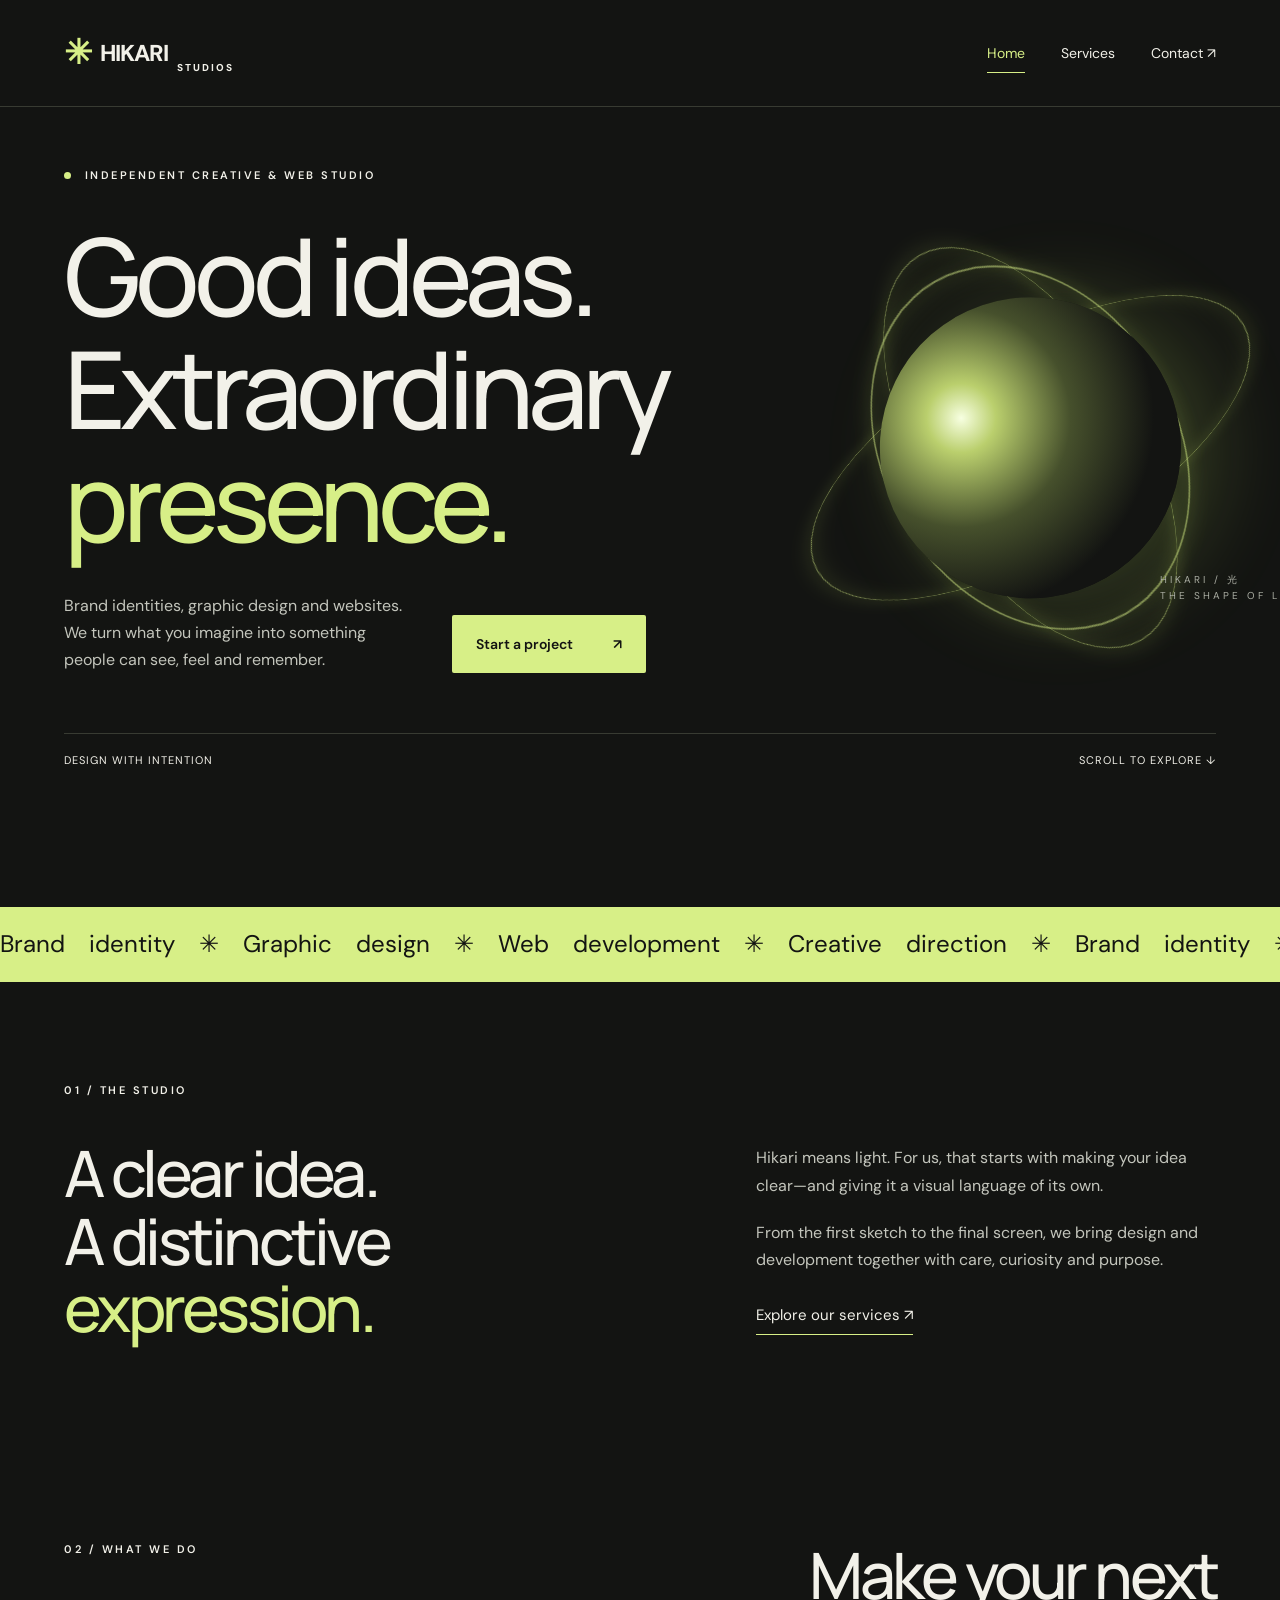
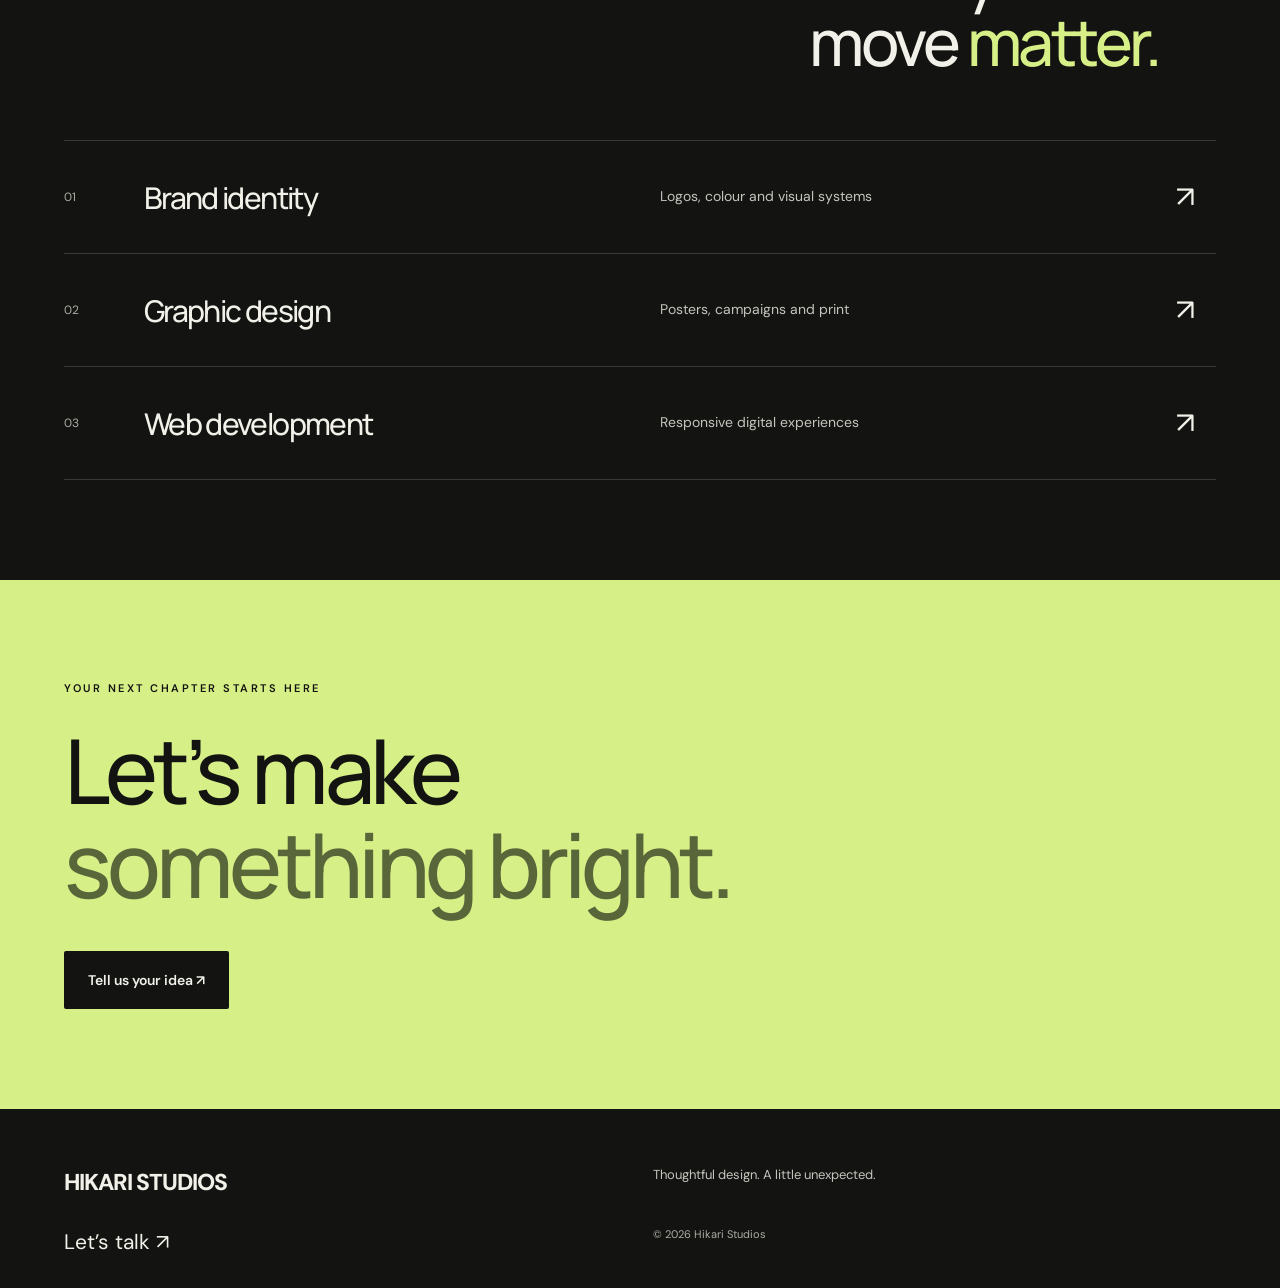
<file: index.html>
<!doctype html><html lang="en"><head><meta charset="utf-8"><meta name="viewport" content="width=device-width,initial-scale=1"><meta name="description" content="Hikari Studios: brand identity, graphic design and website development. Thoughtful creative work for your next idea."><meta name="theme-color" content="#131412"><title>Creative design & web development · Hikari Studios</title><link rel="stylesheet" href="style.css"><script src="app.js" defer></script></head><body><a class="skip" href="#main">Skip to content</a><header><a class="brand" href="index.html" aria-label="Hikari Studios home"><span class="symbol">✳</span> HIKARI<span class="brand-small">STUDIOS</span></a><nav aria-label="Main navigation"><a href="index.html">Home</a><a href="services.html">Services</a><a href="contact.html">Contact <span aria-hidden="true">↗</span></a></nav></header><main id="main"><section class="hero"><div class="eyebrow"><span class="dot"></span> Independent creative & web studio</div><h1>Good ideas.<br>Extraordinary<br><em>presence.</em></h1><div class="hero-bottom"><p>Brand identities, graphic design and websites.<br>We turn what you imagine into something<br>people can see, feel and remember.</p><a class="button" href="contact.html">Start a project <span>↗</span></a></div><div class="light-art" aria-hidden="true"><div class="orbit o1"></div><div class="orbit o2"></div><div class="orbit o3"></div><div class="light-core"></div><span class="art-label">HIKARI / 光<br>THE SHAPE OF LIGHT</span></div><div class="hero-foot"><span>Design with intention</span><span>Scroll to explore ↓</span></div></section><div class="ticker" aria-hidden="true"><div>Brand identity ✳ Graphic design ✳ Web development ✳ Creative direction ✳ Brand identity ✳ Graphic design ✳ Web development ✳ Creative direction ✳</div></div><section class="intro reveal"><span class="eyebrow">01 / The studio</span><h2>A clear idea.<br>A distinctive <em>expression.</em></h2><div class="intro-copy"><p>Hikari means light. For us, that starts with making your idea clear—and giving it a visual language of its own.</p><p>From the first sketch to the final screen, we bring design and development together with care, curiosity and purpose.</p><a class="text-link" href="services.html">Explore our services ↗</a></div></section><section class="services-preview reveal"><div class="section-head"><span class="eyebrow">02 / What we do</span><h2>Make your next<br>move <em>matter.</em></h2></div><a class="service-row" href="services.html#brand"><span>01</span><h3>Brand identity</h3><p>Logos, colour and visual systems</p><b>↗</b></a><a class="service-row" href="services.html#graphic"><span>02</span><h3>Graphic design</h3><p>Posters, campaigns and print</p><b>↗</b></a><a class="service-row" href="services.html#web"><span>03</span><h3>Web development</h3><p>Responsive digital experiences</p><b>↗</b></a></section><section class="cta reveal"><span class="eyebrow">Your next chapter starts here</span><h2>Let’s make<br><em>something bright.</em></h2><a class="button dark" href="contact.html">Tell us your idea ↗</a></section></main><footer><a class="brand" href="index.html">HIKARI STUDIOS</a><p>Thoughtful design. A little unexpected.</p><a href="mailto:hikaristudios07@gmail.com">Let’s talk ↗</a><small>© 2026 Hikari Studios</small></footer></body></html>
</file>
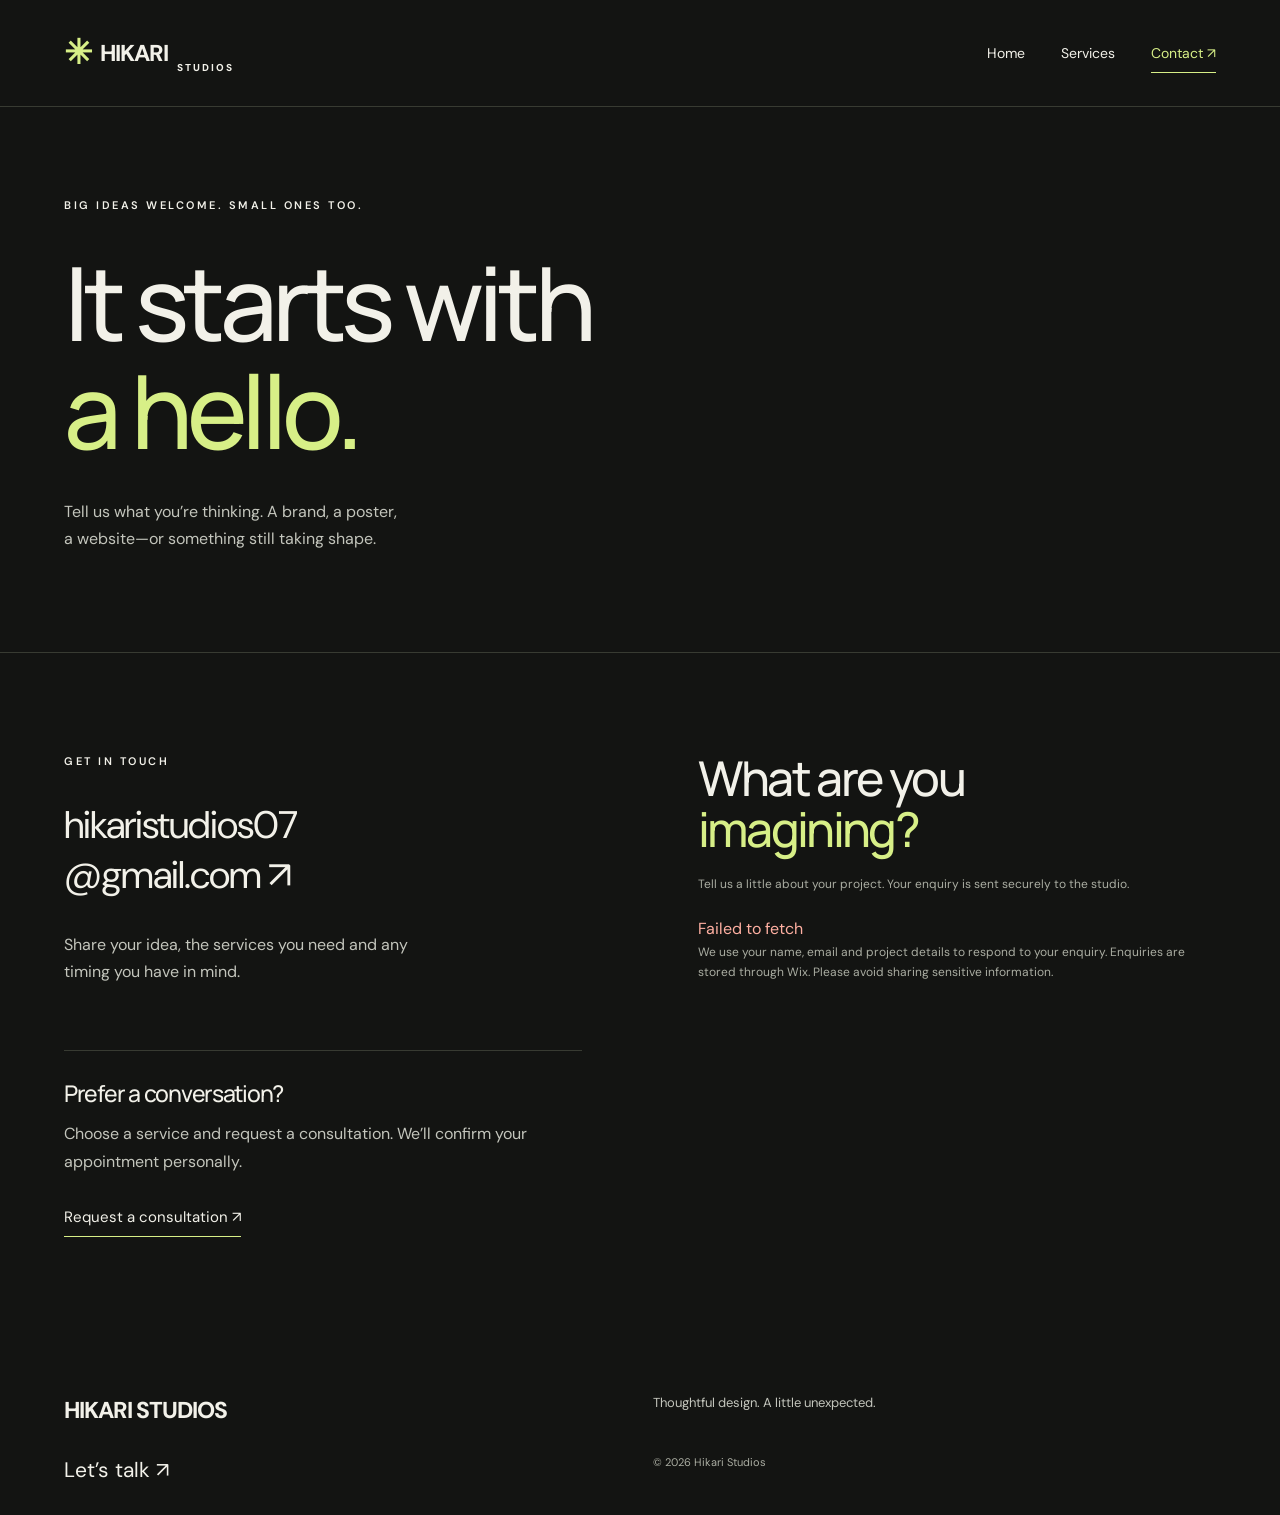
<file: contact.html>
<!doctype html><html lang="en"><head><meta charset="utf-8"><meta name="viewport" content="width=device-width,initial-scale=1"><meta name="description" content="Hikari Studios: brand identity, graphic design and website development. Thoughtful creative work for your next idea."><meta name="theme-color" content="#131412"><title>Contact · Hikari Studios</title><link rel="stylesheet" href="style.css"><script src="app.js" defer></script></head><body><a class="skip" href="#main">Skip to content</a><header><a class="brand" href="index.html" aria-label="Hikari Studios home"><span class="symbol">✳</span> HIKARI<span class="brand-small">STUDIOS</span></a><nav aria-label="Main navigation"><a href="index.html">Home</a><a href="services.html">Services</a><a href="contact.html">Contact <span aria-hidden="true">↗</span></a></nav></header><main id="main"><section class="page-hero contact-hero"><span class="eyebrow">Big ideas welcome. Small ones too.</span><h1>It starts with<br><em>a hello.</em></h1><p>Tell us what you’re thinking. A brand, a poster,<br>a website—or something still taking shape.</p></section><section class="contact-grid"><div><span class="eyebrow">Get in touch</span><a class="email" href="mailto:hikaristudios07@gmail.com">hikaristudios07<br>@gmail.com ↗</a><p>Share your idea, the services you need and any<br>timing you have in mind.</p><div class="contact-note"><h3>Prefer a conversation?</h3><p>Choose a service and request a consultation. We’ll confirm your appointment personally.</p><a class="text-link" href="services.html#consultations">Request a consultation ↗</a></div></div><div class="form-wrap"><h2>What are you<br><em>imagining?</em></h2><p class="muted">Tell us a little about your project. Your enquiry is sent securely to the studio.</p><div id="wix-enquiry" aria-live="polite"><p>Loading enquiry form…</p></div><p class="muted">We use your name, email and project details to respond to your enquiry. Enquiries are stored through Wix. Please avoid sharing sensitive information.</p></div></section></main><footer><a class="brand" href="index.html">HIKARI STUDIOS</a><p>Thoughtful design. A little unexpected.</p><a href="mailto:hikaristudios07@gmail.com">Let’s talk ↗</a><small>© 2026 Hikari Studios</small></footer><script type="module" src="business.js"></script></body></html>
</file>
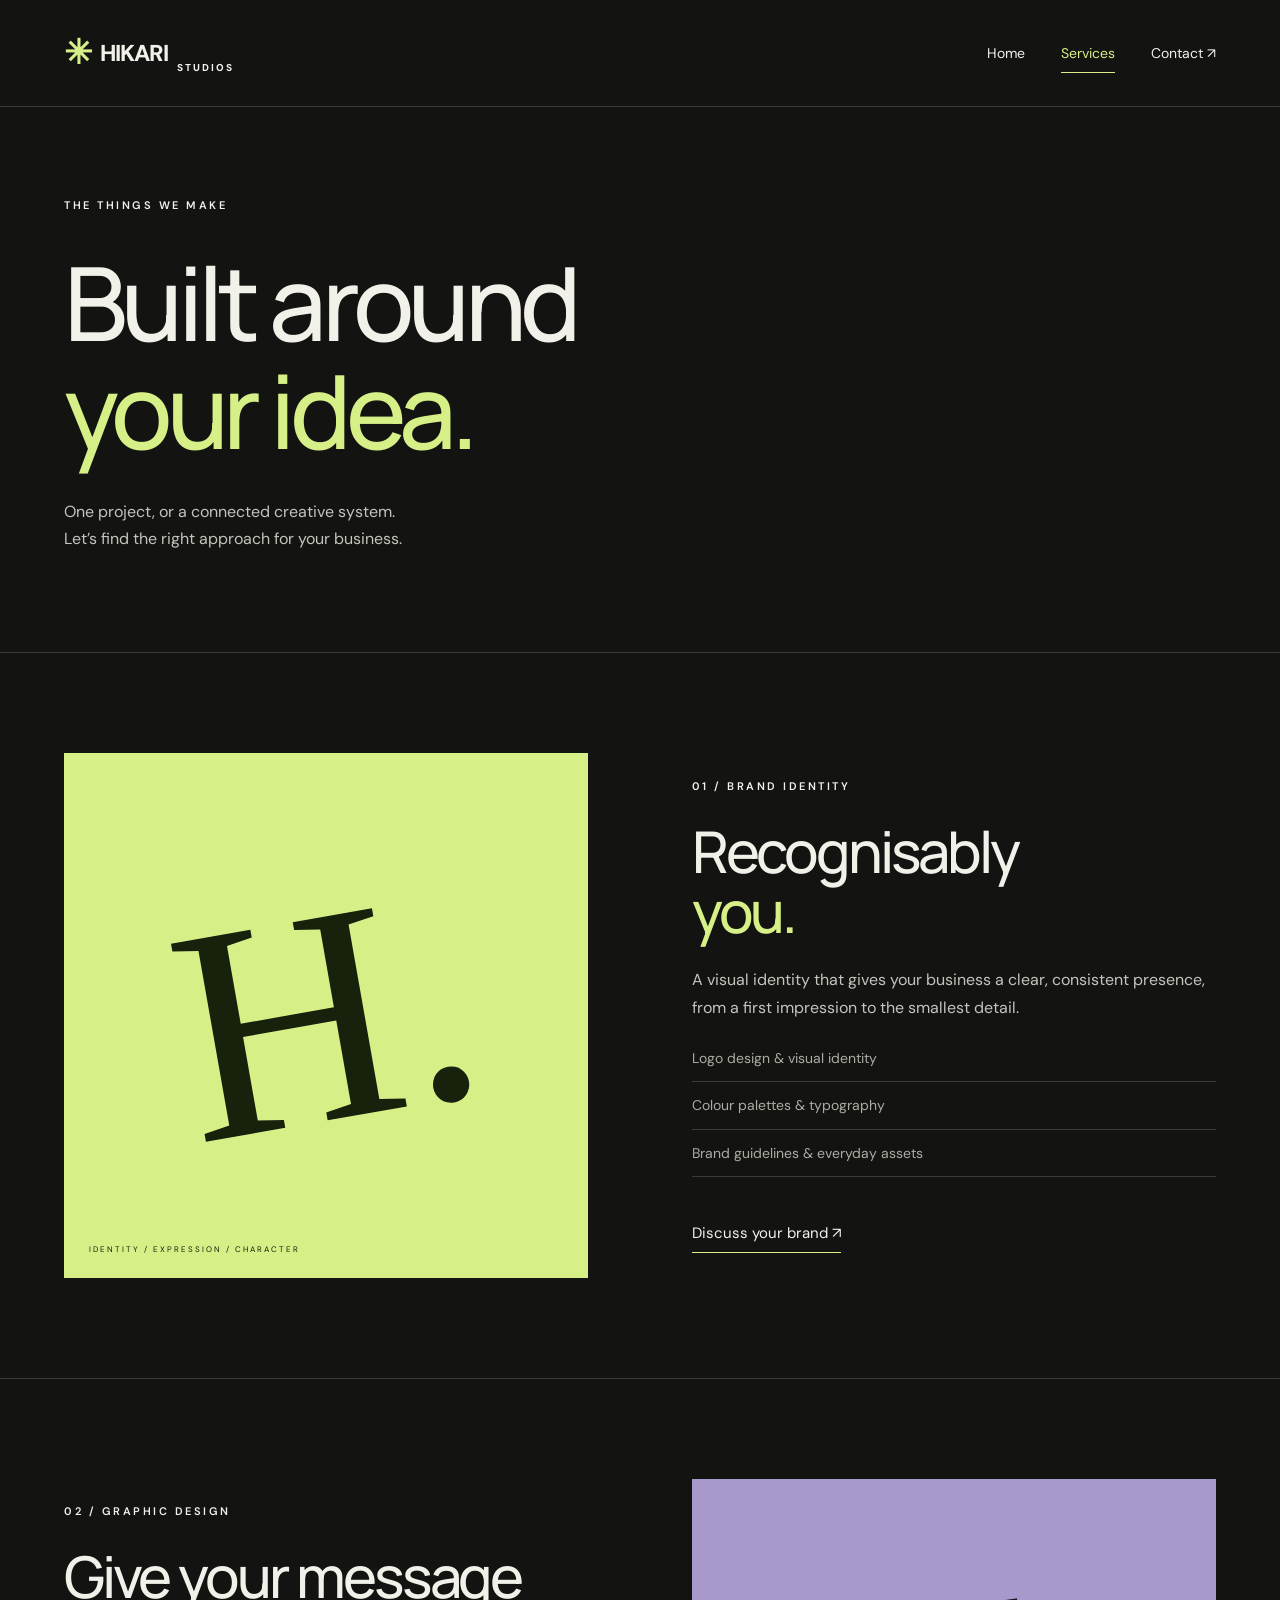
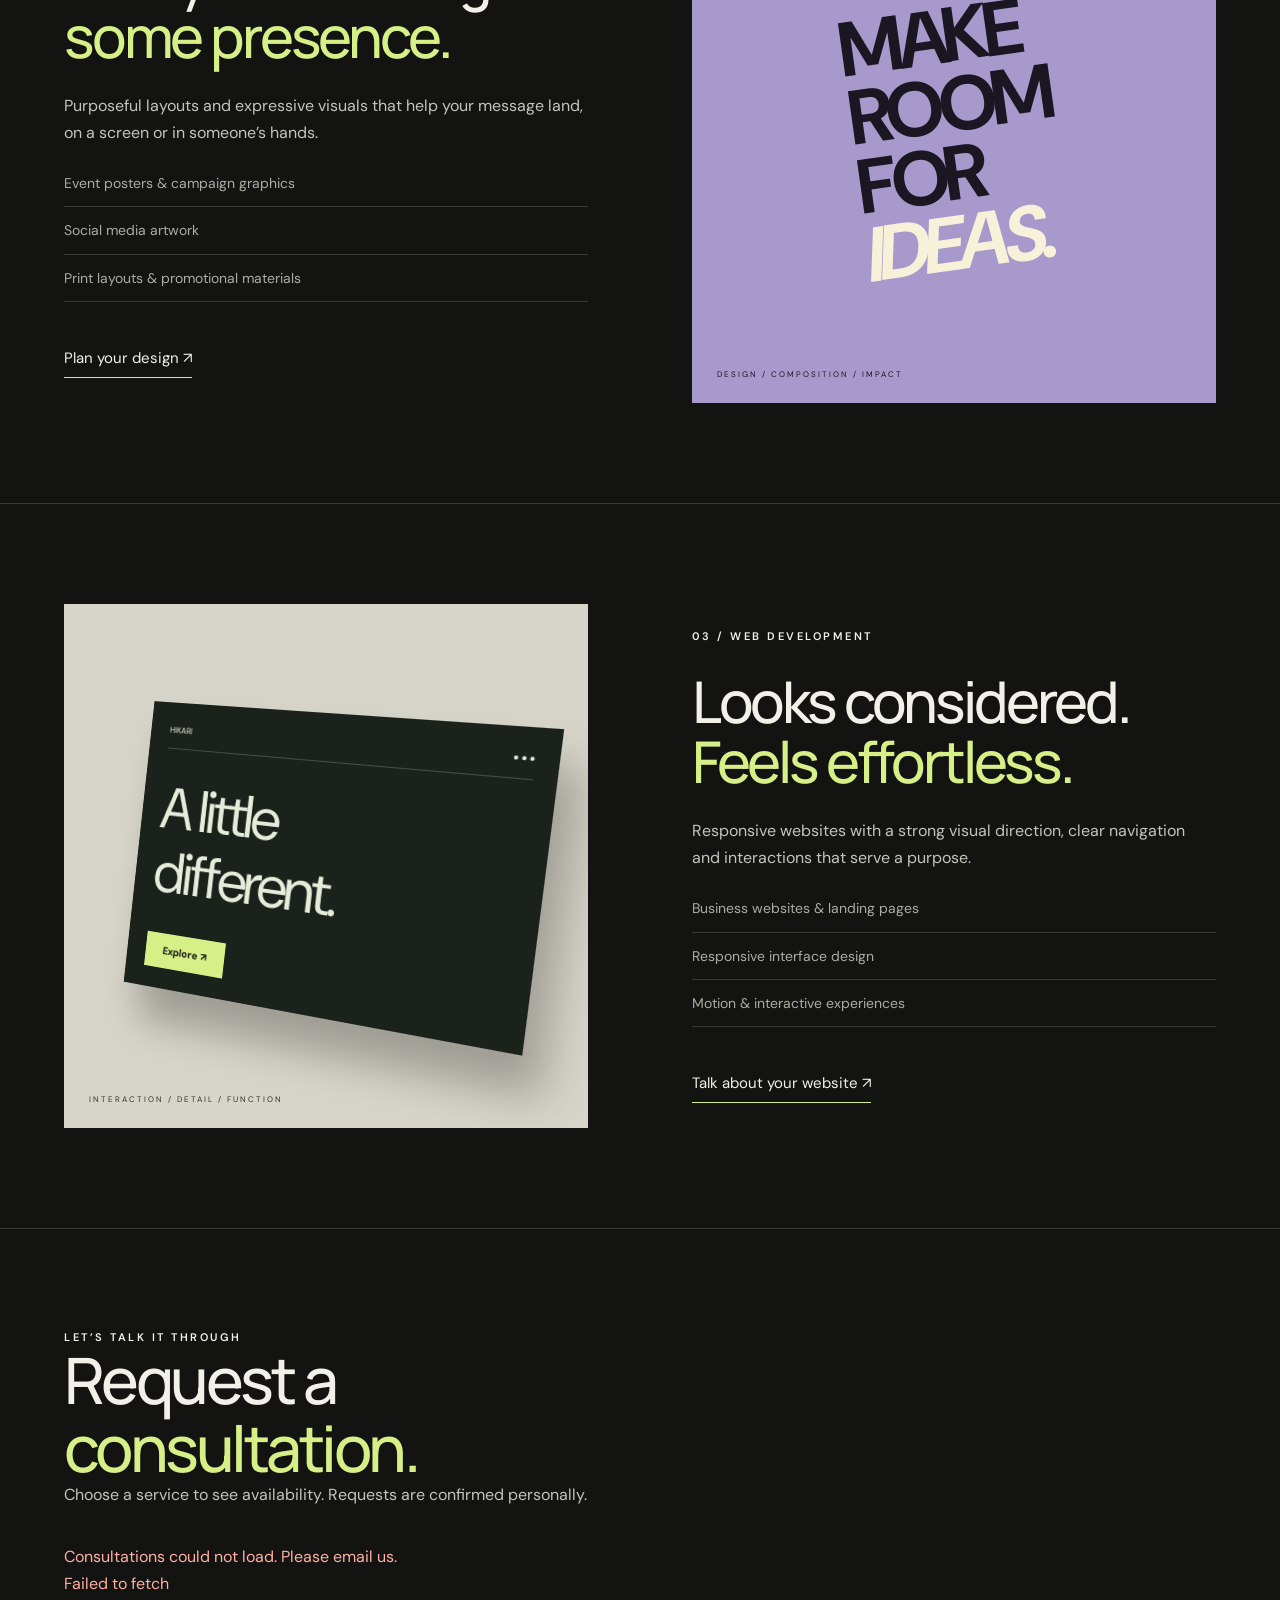
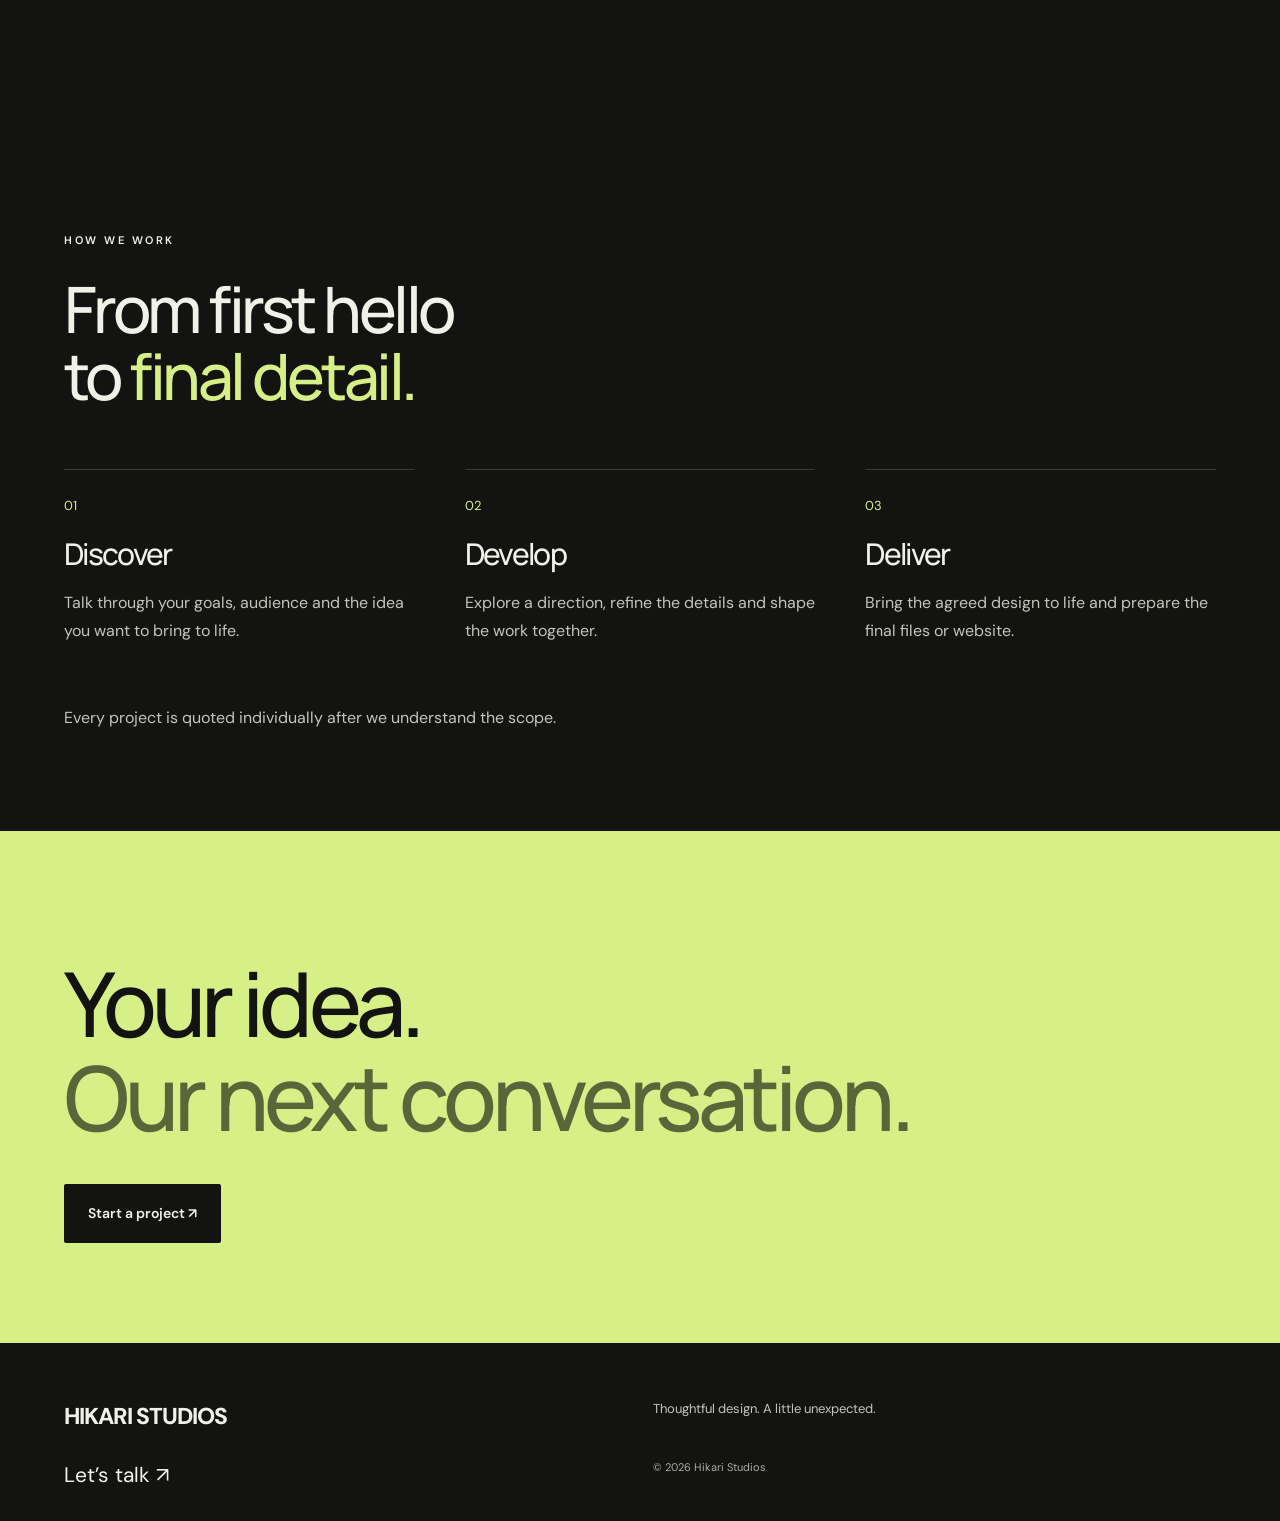
<file: services.html>
<!doctype html><html lang="en"><head><meta charset="utf-8"><meta name="viewport" content="width=device-width,initial-scale=1"><meta name="description" content="Hikari Studios: brand identity, graphic design and website development. Thoughtful creative work for your next idea."><meta name="theme-color" content="#131412"><title>Services · Hikari Studios</title><link rel="stylesheet" href="style.css"><script src="app.js" defer></script></head><body><a class="skip" href="#main">Skip to content</a><header><a class="brand" href="index.html" aria-label="Hikari Studios home"><span class="symbol">✳</span> HIKARI<span class="brand-small">STUDIOS</span></a><nav aria-label="Main navigation"><a href="index.html">Home</a><a href="services.html">Services</a><a href="contact.html">Contact <span aria-hidden="true">↗</span></a></nav></header><main id="main"><section class="page-hero"><span class="eyebrow">The things we make</span><h1>Built around<br><em>your idea.</em></h1><p>One project, or a connected creative system.<br>Let’s find the right approach for your business.</p></section><section class="offer reveal" id="brand"><div class="offer-art brand-art" aria-hidden="true"><span>H.</span><small>IDENTITY / EXPRESSION / CHARACTER</small></div><div><span class="eyebrow">01 / Brand identity</span><h2>Recognisably<br><em>you.</em></h2><p>A visual identity that gives your business a clear, consistent presence, from a first impression to the smallest detail.</p><ul><li>Logo design & visual identity</li><li>Colour palettes & typography</li><li>Brand guidelines & everyday assets</li></ul><a class="text-link" href="contact.html?service=Brand%20identity">Discuss your brand ↗</a></div></section><section class="offer reverse reveal" id="graphic"><div class="offer-art graphic-art" aria-hidden="true"><span>MAKE<br>ROOM<br>FOR<br><i>IDEAS.</i></span><small>DESIGN / COMPOSITION / IMPACT</small></div><div><span class="eyebrow">02 / Graphic design</span><h2>Give your message<br><em>some presence.</em></h2><p>Purposeful layouts and expressive visuals that help your message land, on a screen or in someone’s hands.</p><ul><li>Event posters & campaign graphics</li><li>Social media artwork</li><li>Print layouts & promotional materials</li></ul><a class="text-link" href="contact.html?service=Graphic%20design">Plan your design ↗</a></div></section><section class="offer reveal" id="web"><div class="offer-art web-art" aria-hidden="true"><div class="mini-window"><div>HIKARI <span>● ● ●</span></div><strong>A little<br>different.</strong><b>Explore ↗</b></div><small>INTERACTION / DETAIL / FUNCTION</small></div><div><span class="eyebrow">03 / Web development</span><h2>Looks considered.<br><em>Feels effortless.</em></h2><p>Responsive websites with a strong visual direction, clear navigation and interactions that serve a purpose.</p><ul><li>Business websites & landing pages</li><li>Responsive interface design</li><li>Motion & interactive experiences</li></ul><a class="text-link" href="contact.html?service=Website%20development">Talk about your website ↗</a></div></section><section id="consultations"><span class="eyebrow">Let’s talk it through</span><h2>Request a<br><em>consultation.</em></h2><p>Choose a service to see availability. Requests are confirmed personally.</p><div id="booking-services">Loading consultations…</div><div id="booking-flow"></div></section><section class="process reveal"><span class="eyebrow">How we work</span><h2>From first hello<br>to <em>final detail.</em></h2><div class="steps"><article><span>01</span><h3>Discover</h3><p>Talk through your goals, audience and the idea you want to bring to life.</p></article><article><span>02</span><h3>Develop</h3><p>Explore a direction, refine the details and shape the work together.</p></article><article><span>03</span><h3>Deliver</h3><p>Bring the agreed design to life and prepare the final files or website.</p></article></div><p>Every project is quoted individually after we understand the scope.</p></section><section class="cta"><h2>Your idea.<br><em>Our next conversation.</em></h2><a class="button dark" href="contact.html">Start a project ↗</a></section></main><footer><a class="brand" href="index.html">HIKARI STUDIOS</a><p>Thoughtful design. A little unexpected.</p><a href="mailto:hikaristudios07@gmail.com">Let’s talk ↗</a><small>© 2026 Hikari Studios</small></footer><script type="module" src="business.js"></script></body></html>
</file>
<file: style.css>
@import url('https://fonts.googleapis.com/css2?family=DM+Sans:wght@400;500;600;700&family=Manrope:wght@400;500;600;700;800&display=swap');
:root{--bg:#131412;--paper:#f2f1e9;--muted:#aaaDA2;--accent:#d7ef87;--line:#383b32;--radius:2px}*{box-sizing:border-box}html{scroll-behavior:smooth;scroll-padding-top:110px}body{margin:0;background:var(--bg);color:var(--paper);font-family:'DM Sans',sans-serif;line-height:1.6}a{color:inherit;text-decoration:none}button,input,select,textarea{font:inherit}button,a,input,select,textarea{-webkit-tap-highlight-color:transparent}a:focus-visible,button:focus-visible,input:focus-visible,select:focus-visible,textarea:focus-visible{outline:2px solid var(--accent);outline-offset:6px}header{display:flex;align-items:center;justify-content:space-between;padding:26px 5%;border-bottom:1px solid var(--line);position:relative;z-index:10;background:var(--bg)}.brand{font-size:23px;font-weight:800;letter-spacing:-1px;display:flex;align-items:center;gap:9px}.brand-small{font-size:10px;letter-spacing:2px;align-self:flex-end;line-height:2.5}.symbol{font-size:34px;color:var(--accent)}nav{display:flex;gap:36px;font-size:14px}nav a{padding:8px 0}nav a[aria-current=page]{color:var(--accent);border-bottom:1px solid var(--accent)}.skip{position:absolute;top:-100px;z-index:30;background:var(--accent);color:var(--bg);padding:10px}.skip:focus{top:0}.hero{min-height:780px;height:calc(100svh - 100px);max-height:1100px;position:relative;isolation:isolate;padding:60px 5% 20px;overflow:hidden}.eyebrow{text-transform:uppercase;letter-spacing:2.5px;font-size:11px;font-weight:600;display:block}.dot{display:inline-block;width:7px;height:7px;background:var(--accent);border-radius:50%;margin-right:8px}h1,h2,h3,p{margin:0}h1,h2,h3{font-family:Manrope,sans-serif;line-height:1.05;font-weight:500;letter-spacing:-.055em}h1{font-size:clamp(70px,8.4vw,140px);margin:34px 0;position:relative;z-index:2}em{font-style:normal;color:var(--accent)}h2{font-size:clamp(40px,5vw,78px)}h3{font-size:30px}p{font-size:16px;color:#c3c5bc;line-height:1.7}.hero-bottom{display:flex;align-items:flex-end;gap:50px;position:relative;z-index:2}.button{border:0;background:var(--accent);color:var(--bg);padding:18px 24px;display:inline-flex;justify-content:space-between;align-items:center;gap:40px;font-size:14px;font-weight:600;cursor:pointer;transition:transform .25s,background .25s;border-radius:var(--radius)}.button:hover{transform:translateY(-4px);background:#e6ffa4}.button.dark{background:var(--bg);color:var(--paper)}.hero-foot{display:flex;justify-content:space-between;border-top:1px solid var(--line);padding-top:18px;margin-top:60px;font-size:11px;letter-spacing:1px;text-transform:uppercase}.light-art{position:absolute;width:47vw;height:47vw;max-width:800px;max-height:800px;right:-4vw;top:5%;z-index:-1;transform:rotate(-30deg)}.orbit{border:1px solid #d7ef8788;position:absolute;inset:13%;border-radius:50%;box-shadow:0 0 25px #c5ed6225,inset 0 0 28px #c5ed6225;animation:orbit 16s linear infinite}.o1{transform:rotateY(60deg)}.o2{inset:9%;transform:rotateX(65deg);animation-direction:reverse}.o3{inset:18%;border-width:2px;transform:rotateY(40deg)}.light-core{position:absolute;inset:25%;border-radius:50%;background:radial-gradient(circle at 35% 30%,#f7ffe1,#bacf6d 12%,#46502c 38%,#131412 67%);box-shadow:25px 20px 90px #c5ed6233;animation:breathe 7s ease-in-out infinite}.art-label{position:absolute;right:19%;bottom:10%;font-size:10px;letter-spacing:3px;transform:rotate(30deg);color:var(--muted)}@keyframes orbit{to{rotate:360deg}}@keyframes breathe{50%{transform:scale(1.08)}}.ticker{background:var(--accent);color:var(--bg);overflow:hidden;padding:18px 0;font-size:24px;white-space:nowrap}.ticker>div{width:max-content;animation:marquee 35s linear infinite;word-spacing:18px}@keyframes marquee{to{transform:translateX(-50%)}}section:not(.hero):not(.page-hero){padding:100px 5%}.intro{display:grid;grid-template-columns:1fr 1fr;gap:40px}.intro .eyebrow{grid-column:1/-1}.intro-copy{max-width:460px;margin-left:auto;padding-top:5px}.intro-copy p+p{margin-top:20px}.text-link{display:inline-block;border-bottom:1px solid var(--accent);padding:15px 0 7px;margin-top:15px;font-size:15px}.section-head{display:flex;justify-content:space-between;margin-bottom:65px}.service-row{display:grid;grid-template-columns:60px 1fr 1fr 40px;gap:20px;border-top:1px solid var(--line);padding:32px 0;align-items:center;transition:color .2s,padding .2s}.service-row:last-child{border-bottom:1px solid var(--line)}.service-row:hover{color:var(--accent);padding-left:10px}.service-row>span{font-size:12px;color:var(--muted)}.service-row b{font-size:30px;font-weight:400}.service-row p{font-size:14px}.cta{background:var(--accent);color:var(--bg)}.cta h2{margin:25px 0 40px}.cta em{color:#58663a}.cta h2{font-size:clamp(50px,7vw,100px)}footer{padding:55px 5% 28px;display:grid;grid-template-columns:1fr 1fr;gap:25px}footer p{font-size:13px}footer small{color:var(--muted);font-size:11px}footer>a:nth-of-type(2){font-size:21px}.page-hero{padding:90px 5% 100px;border-bottom:1px solid var(--line)}.page-hero h1{font-size:clamp(64px,8vw,120px)}.offer{display:grid;grid-template-columns:1fr 1fr;gap:9%;align-items:center;border-bottom:1px solid var(--line)}.offer .eyebrow{margin-bottom:25px}.offer h2{font-size:clamp(40px,4.5vw,65px);margin-bottom:25px}.offer ul{padding:0;list-style:none;color:var(--muted);font-size:14px}.offer li{border-bottom:1px solid var(--line);padding:12px 0}.offer-art{aspect-ratio:1;position:relative;display:flex;align-items:center;justify-content:center;overflow:hidden}.offer-art small{position:absolute;bottom:22px;left:25px;font-size:8px;letter-spacing:2px}.brand-art{background:#d7ef87;color:#17210c}.brand-art>span{font-size:clamp(150px,24vw,350px);font-family:Georgia,serif;line-height:1;transform:rotate(-10deg)}.graphic-art{background:#a799cc;color:#1a1722}.graphic-art>span{font-size:clamp(50px,6vw,100px);line-height:.9;letter-spacing:-6px;font-weight:bold;transform:rotate(-8deg)}.graphic-art i{color:#f8f1d9}.reverse .offer-art{order:2}.web-art{background:#d7d4c9}.mini-window{width:80%;background:#1b211b;color:#e6ecda;padding:22px;transform:perspective(700px) rotateY(-15deg) rotateZ(7deg);box-shadow:20px 35px 40px #0004}.mini-window>div{font-size:9px;border-bottom:1px solid #ffffff33;padding-bottom:12px}.mini-window>div span{float:right}.mini-window strong{display:block;font-weight:400;font-size:clamp(35px,4.8vw,75px);line-height:1.1;letter-spacing:-3px;margin:30px 0}.mini-window b{font-size:11px;background:var(--accent);color:var(--bg);padding:10px 20px;display:inline-block}.web-art small{color:#32352c}.steps{display:grid;grid-template-columns:repeat(3,1fr);gap:50px;margin:60px 0}.steps article{border-top:1px solid var(--line);padding-top:22px}.steps span{color:var(--accent);font-size:13px}.steps h3{margin:20px 0}.process>.eyebrow{margin-bottom:25px}.contact-grid{display:grid;grid-template-columns:1fr 1fr;gap:10%}.email{display:block;font-size:clamp(23px,3vw,44px);line-height:1.3;letter-spacing:-1px;margin:30px 0}.contact-note{margin-top:65px;border-top:1px solid var(--line);padding-top:30px}.contact-note h3{font-size:23px;margin-bottom:15px}.form-wrap h2{font-size:48px;margin-bottom:20px}.muted{font-size:12px;color:var(--muted);margin-bottom:20px}label{display:block;font-size:13px;margin:22px 0}input,textarea,select{display:block;width:100%;border:1px solid #4d5045;background:#1d201a;color:var(--paper);border-radius:var(--radius);padding:14px;margin-top:9px}textarea{resize:vertical}input::placeholder,textarea::placeholder{color:#999e91}#form-status{font-size:13px;margin-top:18px}.reveal{transition:opacity .8s,transform .8s}.js-motion .reveal:not(.visible){opacity:0;transform:translateY(25px)}@media(min-width:1600px){.hero-bottom{margin-top:40px}}@media(max-width:800px){header{padding:20px 5%}.brand{font-size:19px}.brand-small{display:none}nav{gap:20px;font-size:12px}.hero{height:auto;min-height:740px;padding-top:45px}h1{font-size:clamp(65px,12vw,96px)}.light-art{width:75vw;height:75vw;right:-27vw;top:18%;opacity:.65}.hero-bottom{align-items:flex-start;flex-direction:column;gap:30px}.hero-bottom p{font-size:14px}.hero-foot{margin-top:45px}.intro,.offer,.contact-grid{grid-template-columns:1fr;gap:40px}.intro-copy{margin-left:0}.section-head{display:block}.section-head h2{margin-top:25px}.service-row{grid-template-columns:30px 1fr 30px;gap:12px}.service-row p{grid-column:2;grid-row:2}.service-row b{grid-column:3;grid-row:1}.service-row h3{font-size:27px}section:not(.hero):not(.page-hero){padding:70px 6%}.page-hero{padding:65px 6%}.reverse .offer-art{order:0}.offer-art{max-height:500px}.steps{grid-template-columns:1fr;gap:30px}footer{grid-template-columns:1fr;gap:15px;padding:45px 6%}.email{font-size:32px}.contact-note{margin-top:35px}.form-wrap{border-top:1px solid var(--line);padding-top:45px}.graphic-art>span{font-size:80px}.brand-art>span{font-size:230px}.mini-window strong{font-size:60px}}@media(prefers-reduced-motion:reduce){html{scroll-behavior:auto}*,*::before,*::after{animation:none!important;transition:none!important}.js-motion .reveal:not(.visible){opacity:1;transform:none}}

#booking-services{display:grid;grid-template-columns:repeat(3,1fr);gap:16px;margin:35px 0}.consultation{background:#24281e;color:var(--paper);border:1px solid var(--line);padding:25px;text-align:left;cursor:pointer}.consultation:hover{border-color:var(--accent)}#booking-flow{max-width:700px;scroll-margin-top:30px}#booking-flow h3{margin-bottom:15px}.chips{display:flex;flex-wrap:wrap;gap:10px;margin:22px 0}.chip{padding:10px 14px;border:1px solid #646956;background:transparent;color:var(--paper);cursor:pointer}.chip.selected{background:var(--accent);color:var(--bg)}button:disabled{opacity:.45;cursor:not-allowed}.error{color:#ffb0a2}.success{color:var(--accent);padding:20px 0}@media(max-width:800px){#booking-services{grid-template-columns:1fr}}
</file>
